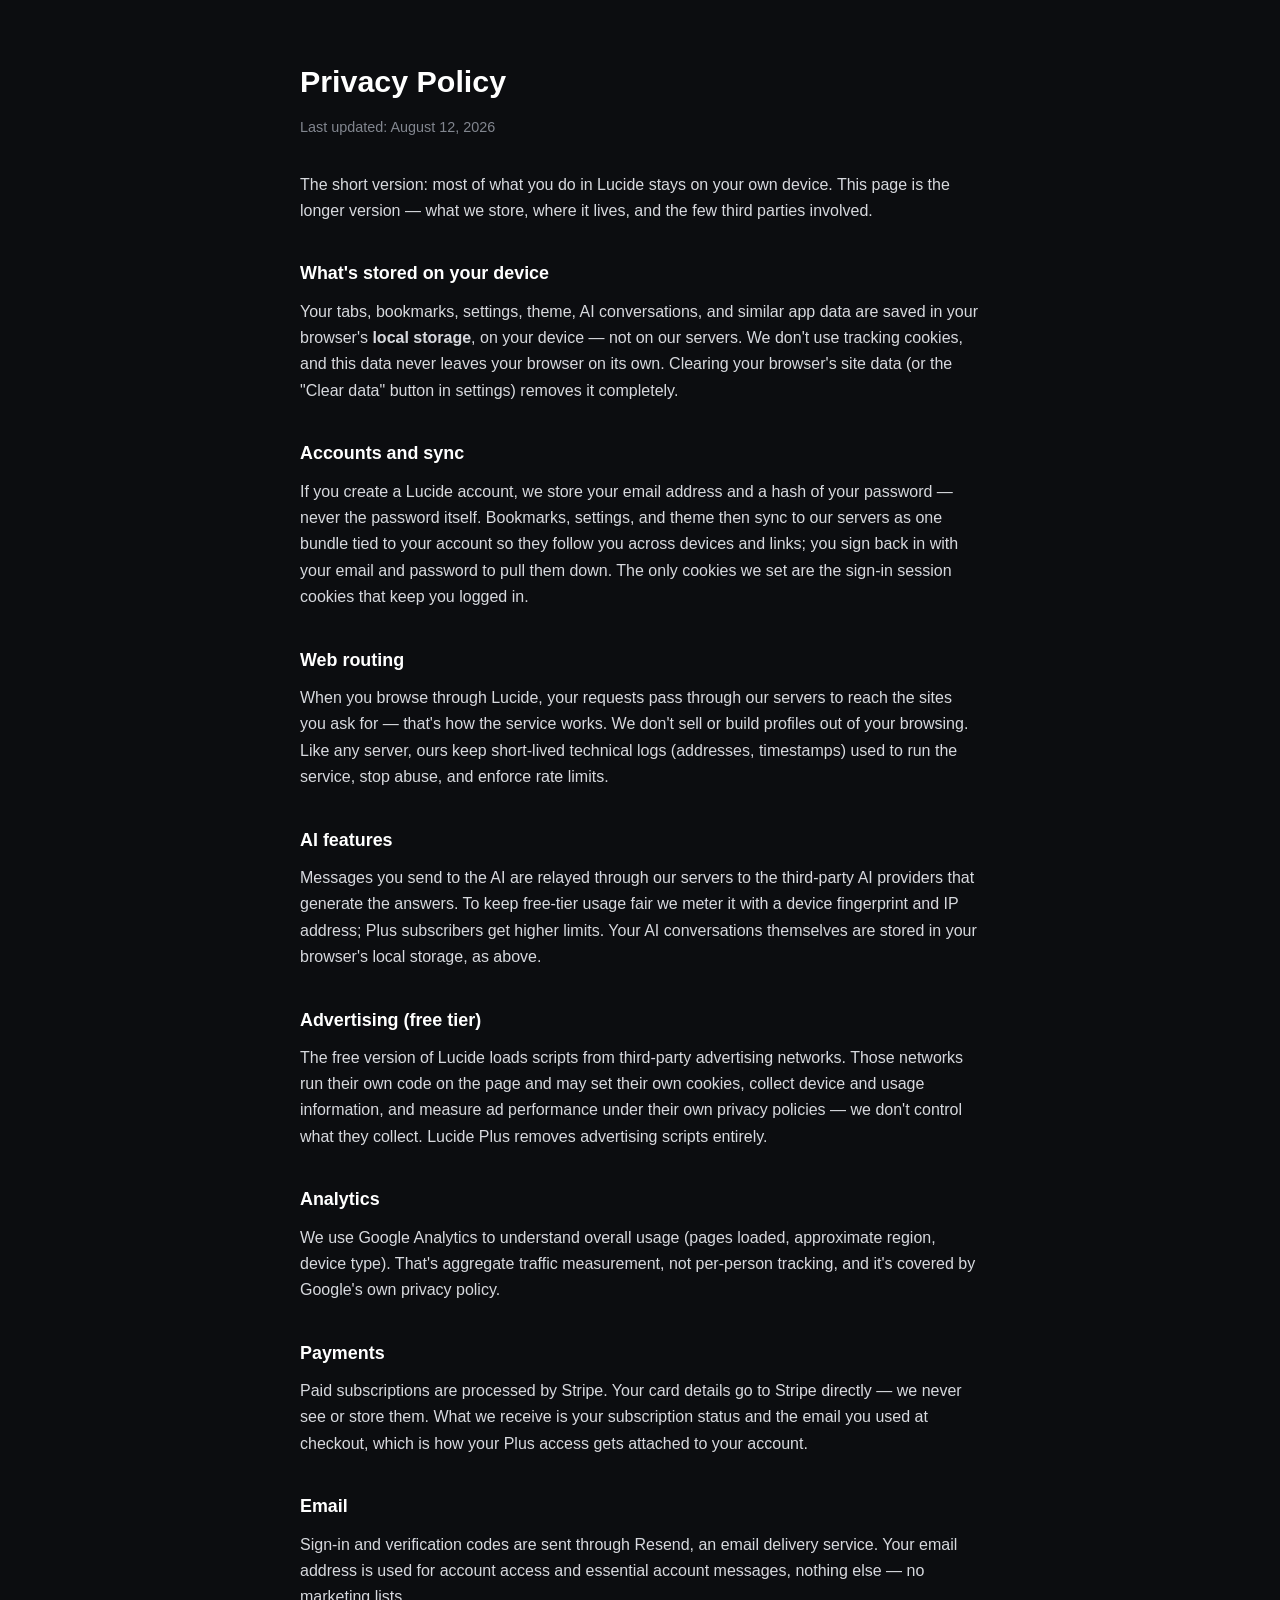
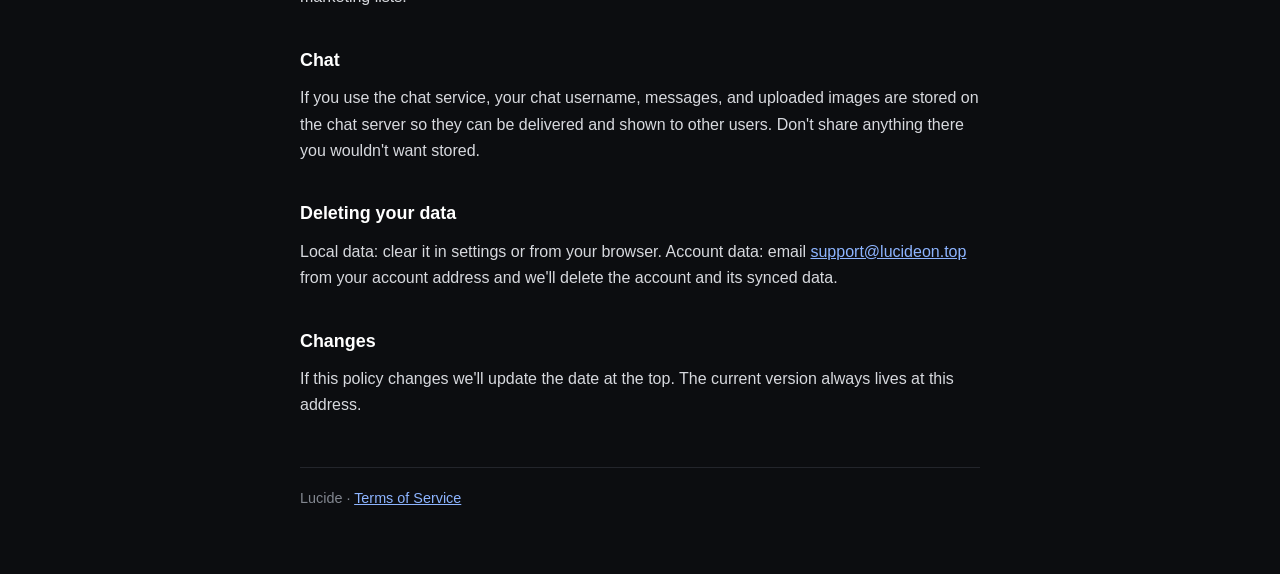
<file: privacy.html>
<!doctype html>
<html lang="en">
  <head>
    <meta charset="UTF-8" />
    <meta name="viewport" content="width=device-width, initial-scale=1.0" />
    <title>Privacy Policy — Lucide</title>
    <meta name="description" content="What Lucide stores, where it lives, and who sees it." />
    <link rel="icon" type="image/png" href="/branding/lucide.png" />
    <style>
      * { box-sizing: border-box; }
      body { margin: 0; background: #0c0d10; color: #d7d9de; font: 16px/1.65 -apple-system, BlinkMacSystemFont, "Segoe UI", Roboto, Helvetica, Arial, sans-serif; }
      main { max-width: 720px; margin: 0 auto; padding: 3.5rem 1.25rem 4rem; }
      a { color: #8db4ff; }
      h1 { font-size: 1.9rem; color: #fff; margin: 0 0 .25rem; }
      h2 { font-size: 1.12rem; color: #fff; margin: 2.2rem 0 .4rem; }
      p { margin: .6rem 0; }
      ul { margin: .4rem 0 .8rem; padding-left: 1.3rem; }
      li { margin: .25rem 0; }
      .updated { color: #82868f; font-size: .9rem; margin-bottom: 2rem; }
      .foot { margin-top: 3rem; padding-top: 1.2rem; border-top: 1px solid #23252b; color: #82868f; font-size: .9rem; }
    </style>
  </head>
  <body>
    <main>
      <h1>Privacy Policy</h1>
      <p class="updated">Last updated: August 12, 2026</p>

      <p>
        The short version: most of what you do in Lucide stays on your own device. This page is the
        longer version — what we store, where it lives, and the few third parties involved.
      </p>

      <h2>What's stored on your device</h2>
      <p>
        Your tabs, bookmarks, settings, theme, AI conversations, and similar app data are saved in
        your browser's <strong>local storage</strong>, on your device — not on our servers. We don't
        use tracking cookies, and this data never leaves your browser on its own. Clearing your
        browser's site data (or the "Clear data" button in settings) removes it completely.
      </p>

      <h2>Accounts and sync</h2>
      <p>
        If you create a Lucide account, we store your email address and a hash of your password —
        never the password itself. Bookmarks, settings, and theme then sync to our servers as one
        bundle tied to your account so they follow you across devices and links; you sign back in
        with your email and password to pull them down. The only cookies we set are the sign-in
        session cookies that keep you logged in.
      </p>

      <h2>Web routing</h2>
      <p>
        When you browse through Lucide, your requests pass through our servers to reach the sites
        you ask for — that's how the service works. We don't sell or build profiles out of your
        browsing. Like any server, ours keep short-lived technical logs (addresses, timestamps) used
        to run the service, stop abuse, and enforce rate limits.
      </p>

      <h2>AI features</h2>
      <p>
        Messages you send to the AI are relayed through our servers to the third-party AI providers
        that generate the answers. To keep free-tier usage fair we meter it with a device
        fingerprint and IP address; Plus subscribers get higher limits. Your AI conversations
        themselves are stored in your browser's local storage, as above.
      </p>

      <h2>Advertising (free tier)</h2>
      <p>
        The free version of Lucide loads scripts from third-party advertising networks. Those
        networks run their own code on the page and may set their own cookies, collect device and
        usage information, and measure ad performance under their own privacy policies — we don't
        control what they collect. Lucide Plus removes advertising scripts entirely.
      </p>

      <h2>Analytics</h2>
      <p>
        We use Google Analytics to understand overall usage (pages loaded, approximate region,
        device type). That's aggregate traffic measurement, not per-person tracking, and it's
        covered by Google's own privacy policy.
      </p>

      <h2>Payments</h2>
      <p>
        Paid subscriptions are processed by Stripe. Your card details go to Stripe directly — we
        never see or store them. What we receive is your subscription status and the email you used
        at checkout, which is how your Plus access gets attached to your account.
      </p>

      <h2>Email</h2>
      <p>
        Sign-in and verification codes are sent through Resend, an email delivery service. Your
        email address is used for account access and essential account messages, nothing else — no
        marketing lists.
      </p>

      <h2>Chat</h2>
      <p>
        If you use the chat service, your chat username, messages, and uploaded images are stored on
        the chat server so they can be delivered and shown to other users. Don't share anything
        there you wouldn't want stored.
      </p>

      <h2>Deleting your data</h2>
      <p>
        Local data: clear it in settings or from your browser. Account data: email
        <a href="mailto:support@lucideon.top">support@lucideon.top</a> from your account address and
        we'll delete the account and its synced data.
      </p>

      <h2>Changes</h2>
      <p>
        If this policy changes we'll update the date at the top. The current version always lives at
        this address.
      </p>

      <div class="foot">Lucide · <a href="/terms">Terms of Service</a></div>
    </main>
  </body>
</html>
</file>
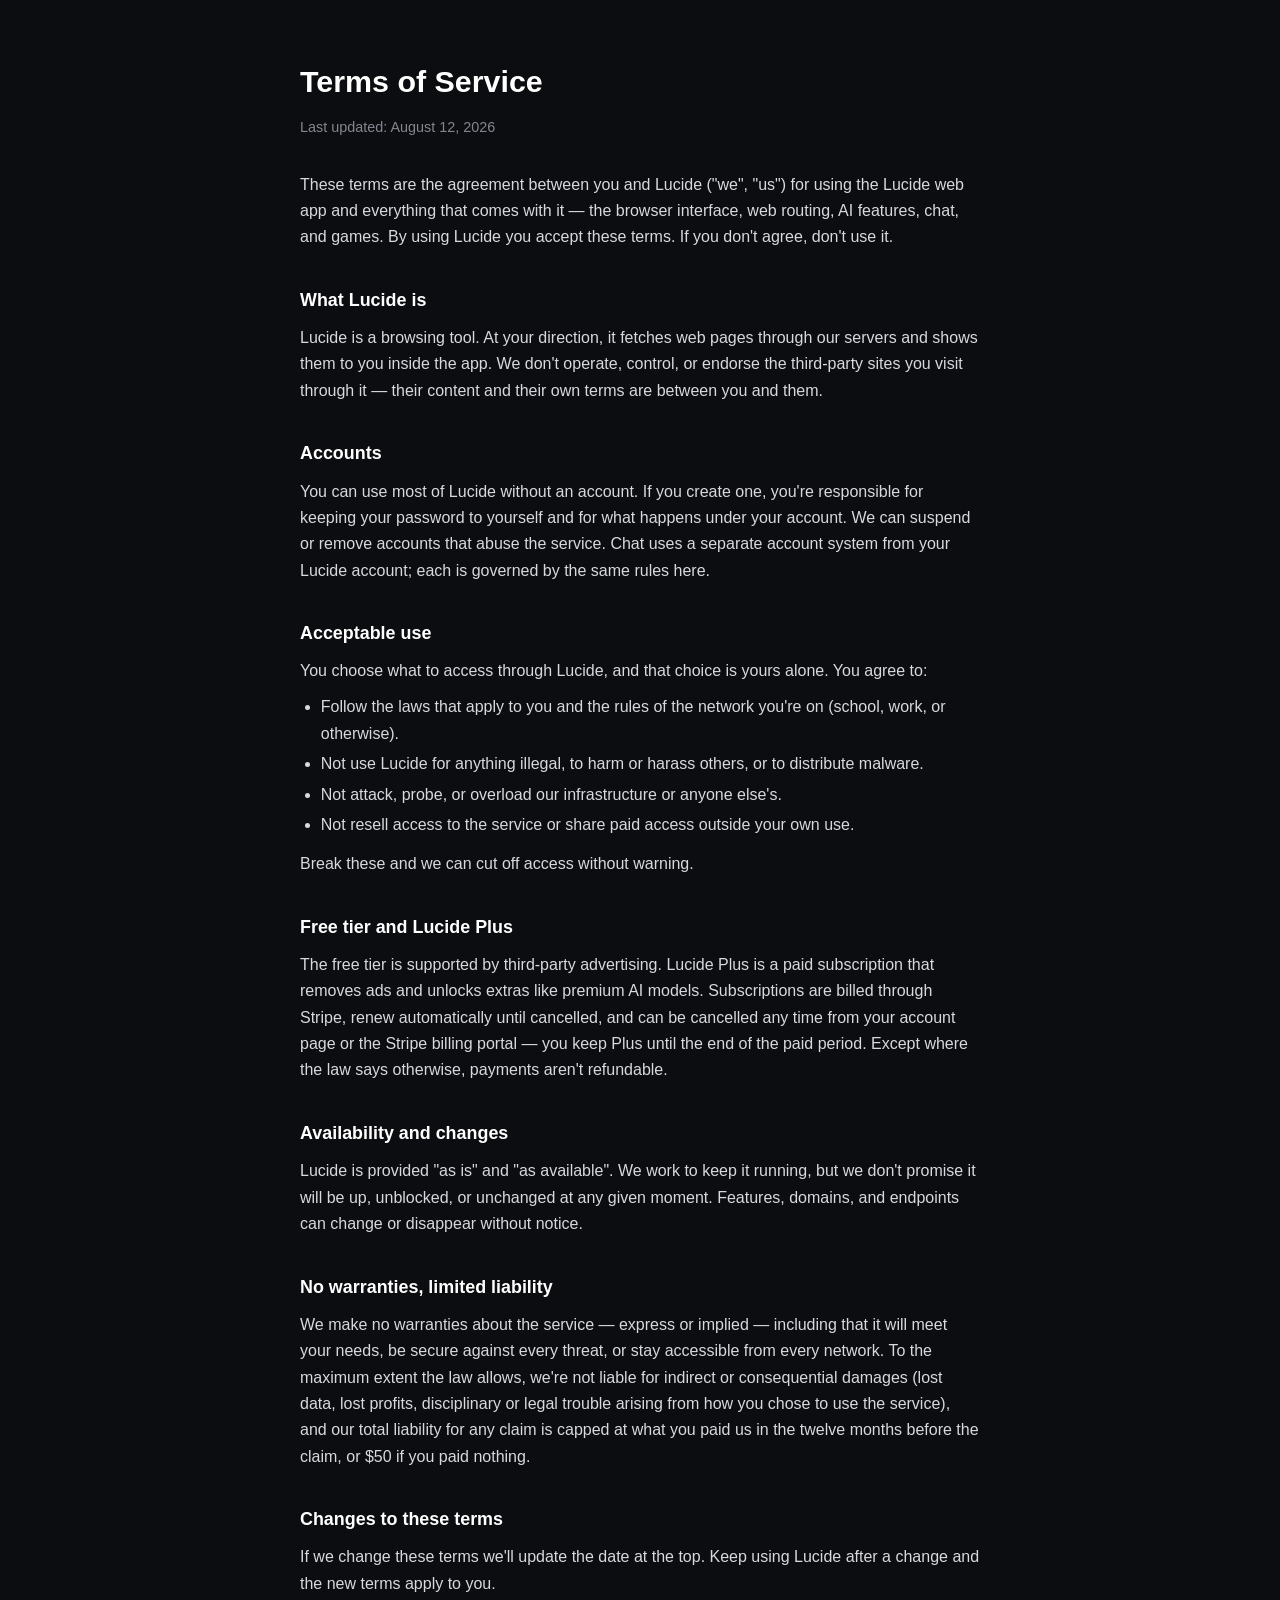
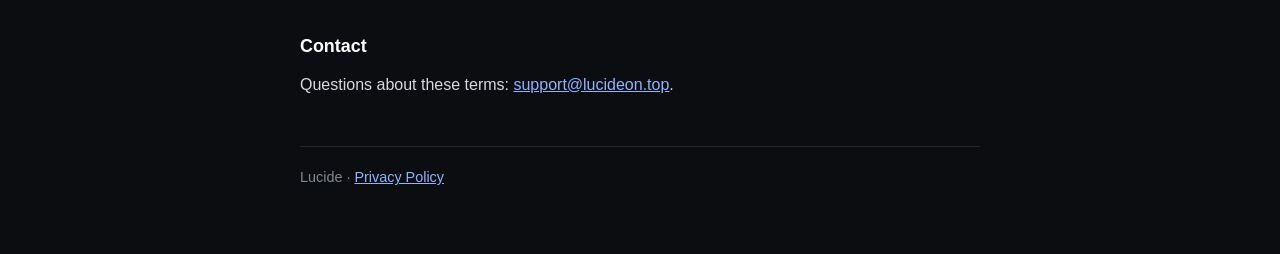
<file: terms.html>
<!doctype html>
<html lang="en">
  <head>
    <meta charset="UTF-8" />
    <meta name="viewport" content="width=device-width, initial-scale=1.0" />
    <title>Terms of Service — Lucide</title>
    <meta name="description" content="The terms that govern your use of Lucide." />
    <link rel="icon" type="image/png" href="/branding/lucide.png" />
    <style>
      * { box-sizing: border-box; }
      body { margin: 0; background: #0c0d10; color: #d7d9de; font: 16px/1.65 -apple-system, BlinkMacSystemFont, "Segoe UI", Roboto, Helvetica, Arial, sans-serif; }
      main { max-width: 720px; margin: 0 auto; padding: 3.5rem 1.25rem 4rem; }
      a { color: #8db4ff; }
      h1 { font-size: 1.9rem; color: #fff; margin: 0 0 .25rem; }
      h2 { font-size: 1.12rem; color: #fff; margin: 2.2rem 0 .4rem; }
      p { margin: .6rem 0; }
      ul { margin: .4rem 0 .8rem; padding-left: 1.3rem; }
      li { margin: .25rem 0; }
      .updated { color: #82868f; font-size: .9rem; margin-bottom: 2rem; }
      .foot { margin-top: 3rem; padding-top: 1.2rem; border-top: 1px solid #23252b; color: #82868f; font-size: .9rem; }
    </style>
  </head>
  <body>
    <main>
      <h1>Terms of Service</h1>
      <p class="updated">Last updated: August 12, 2026</p>

      <p>
        These terms are the agreement between you and Lucide ("we", "us") for using the Lucide web
        app and everything that comes with it — the browser interface, web routing, AI features,
        chat, and games. By using Lucide you accept these terms. If you don't agree, don't use it.
      </p>

      <h2>What Lucide is</h2>
      <p>
        Lucide is a browsing tool. At your direction, it fetches web pages through our servers and
        shows them to you inside the app. We don't operate, control, or endorse the third-party
        sites you visit through it — their content and their own terms are between you and them.
      </p>

      <h2>Accounts</h2>
      <p>
        You can use most of Lucide without an account. If you create one, you're responsible for
        keeping your password to yourself and for what happens under your account. We can suspend or
        remove accounts that abuse the service. Chat uses a separate account system from your Lucide
        account; each is governed by the same rules here.
      </p>

      <h2>Acceptable use</h2>
      <p>You choose what to access through Lucide, and that choice is yours alone. You agree to:</p>
      <ul>
        <li>Follow the laws that apply to you and the rules of the network you're on (school, work, or otherwise).</li>
        <li>Not use Lucide for anything illegal, to harm or harass others, or to distribute malware.</li>
        <li>Not attack, probe, or overload our infrastructure or anyone else's.</li>
        <li>Not resell access to the service or share paid access outside your own use.</li>
      </ul>
      <p>Break these and we can cut off access without warning.</p>

      <h2>Free tier and Lucide Plus</h2>
      <p>
        The free tier is supported by third-party advertising. Lucide Plus is a paid subscription
        that removes ads and unlocks extras like premium AI models. Subscriptions are billed through
        Stripe, renew automatically until cancelled, and can be cancelled any time from your account
        page or the Stripe billing portal — you keep Plus until the end of the paid period. Except
        where the law says otherwise, payments aren't refundable.
      </p>

      <h2>Availability and changes</h2>
      <p>
        Lucide is provided "as is" and "as available". We work to keep it running, but we don't
        promise it will be up, unblocked, or unchanged at any given moment. Features, domains, and
        endpoints can change or disappear without notice.
      </p>

      <h2>No warranties, limited liability</h2>
      <p>
        We make no warranties about the service — express or implied — including that it will meet
        your needs, be secure against every threat, or stay accessible from every network. To the
        maximum extent the law allows, we're not liable for indirect or consequential damages
        (lost data, lost profits, disciplinary or legal trouble arising from how you chose to use
        the service), and our total liability for any claim is capped at what you paid us in the
        twelve months before the claim, or $50 if you paid nothing.
      </p>

      <h2>Changes to these terms</h2>
      <p>
        If we change these terms we'll update the date at the top. Keep using Lucide after a change
        and the new terms apply to you.
      </p>

      <h2>Contact</h2>
      <p>Questions about these terms: <a href="mailto:support@lucideon.top">support@lucideon.top</a>.</p>

      <div class="foot">Lucide · <a href="/privacy">Privacy Policy</a></div>
    </main>
  </body>
</html>
</file>
